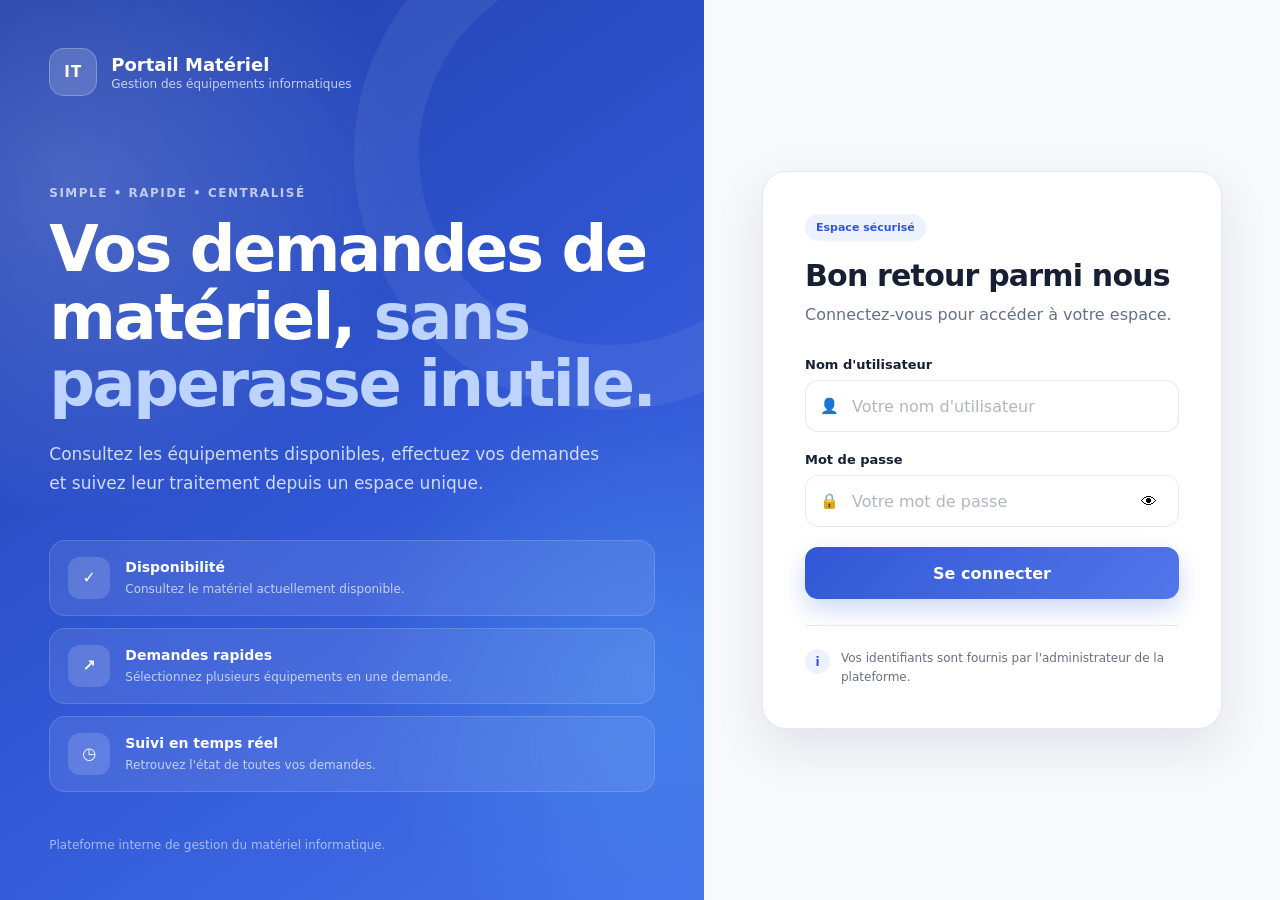
<file: frontend/index.html>
<!DOCTYPE html>
<html lang="fr">

<head>

    <meta charset="UTF-8">

    <meta
        name="viewport"
        content="width=device-width, initial-scale=1.0"
    >

    <title>
        Portail Matériel
    </title>

</head>

<body>

    <script>

        const token = sessionStorage.getItem(
            "access_token"
        );

        if (token) {
            window.location.href = (
                "dashboard.html"
            );
        } else {
            window.location.href = (
                "login.html"
            );
        }

    </script>

</body>

</html>
</file>
<file: frontend/css/style.css>
:root {
    --primary: #3157d5;
    --primary-dark: #243fa3;
    --primary-light: #eef2ff;

    --success: #16835d;
    --success-light: #eaf8f2;

    --danger: #c43b4d;
    --danger-light: #fff0f2;

    --warning: #b7791f;
    --warning-light: #fff8e8;

    --text-main: #172033;
    --text-soft: #667085;
    --text-light: #98a2b3;

    --surface: #ffffff;
    --surface-soft: #f7f8fc;

    --border: #e5e8f0;

    --shadow:
        0 18px 50px
        rgba(20, 34, 66, 0.10);

    --radius: 20px;
}


* {
    margin: 0;
    padding: 0;
    box-sizing: border-box;
}


html {
    font-family:
        Inter,
        system-ui,
        -apple-system,
        BlinkMacSystemFont,
        "Segoe UI",
        sans-serif;
}


body {
    color: var(--text-main);
    background: var(--surface-soft);
}


button,
input,
select {
    font: inherit;
}


button {
    cursor: pointer;
}


.hidden {
    display: none !important;
}


/* ============================= */
/* AUTHENTIFICATION              */
/* ============================= */

.auth-body {
    min-height: 100vh;
}


.auth-layout {
    min-height: 100vh;

    display: grid;

    grid-template-columns:
        minmax(420px, 1.1fr)
        minmax(400px, 0.9fr);
}


.auth-presentation {
    position: relative;

    overflow: hidden;

    padding: 48px 7%;

    display: flex;
    flex-direction: column;
    justify-content: space-between;

    color: white;

    background:
        radial-gradient(
            circle at 10% 20%,
            rgba(255,255,255,0.17),
            transparent 35%
        ),
        radial-gradient(
            circle at 90% 75%,
            rgba(93,211,255,0.20),
            transparent 30%
        ),
        linear-gradient(
            145deg,
            #203fa9,
            #3157d5 55%,
            #4473eb
        );
}


.auth-presentation::after {
    content: "";

    position: absolute;

    width: 380px;
    height: 380px;

    right: -160px;
    top: -100px;

    border-radius: 50%;

    border:
        65px solid
        rgba(255,255,255,0.06);
}


.brand {
    display: flex;
    align-items: center;
    gap: 14px;

    position: relative;
    z-index: 2;
}


.brand-logo {
    width: 48px;
    height: 48px;

    display: grid;
    place-items: center;

    border-radius: 15px;

    font-size: 15px;
    font-weight: 800;
    letter-spacing: 1px;

    background:
        rgba(255,255,255,0.16);

    border:
        1px solid
        rgba(255,255,255,0.25);

    backdrop-filter: blur(8px);
}


.brand-logo.small {
    width: 40px;
    height: 40px;

    flex: 0 0 40px;

    border-radius: 12px;

    background:
        linear-gradient(
            135deg,
            var(--primary),
            #6384f4
        );

    color: white;
}


.brand-name {
    font-weight: 750;
    font-size: 18px;
}


.brand-subtitle {
    margin-top: 2px;

    font-size: 12px;

    color:
        rgba(255,255,255,0.72);
}


.presentation-content {
    position: relative;
    z-index: 2;

    max-width: 650px;

    margin:
        70px 0
        30px;
}


.eyebrow {
    display: inline-block;

    margin-bottom: 16px;

    font-size: 12px;
    font-weight: 800;
    letter-spacing: 1.5px;
}


.auth-presentation .eyebrow {
    color:
        rgba(255,255,255,0.68);
}


.presentation-content h1 {
    max-width: 620px;

    font-size:
        clamp(
            38px,
            5vw,
            64px
        );

    line-height: 1.05;

    letter-spacing: -2.5px;
}


.presentation-content h1 span {
    color: #bcd4ff;
}


.presentation-content > p {
    max-width: 570px;

    margin-top: 22px;

    font-size: 17px;
    line-height: 1.7;

    color:
        rgba(255,255,255,0.78);
}


.feature-grid {
    display: grid;
    gap: 12px;

    margin-top: 42px;
}


.feature-card {
    display: flex;
    align-items: center;
    gap: 15px;

    padding: 16px 18px;

    border-radius: 16px;

    background:
        rgba(255,255,255,0.09);

    border:
        1px solid
        rgba(255,255,255,0.14);

    backdrop-filter: blur(7px);
}


.feature-icon {
    width: 42px;
    height: 42px;

    flex: 0 0 42px;

    display: grid;
    place-items: center;

    border-radius: 12px;

    font-weight: 800;

    background:
        rgba(255,255,255,0.15);
}


.feature-card strong {
    display: block;

    margin-bottom: 3px;

    font-size: 14px;
}


.feature-card span {
    font-size: 12px;

    color:
        rgba(255,255,255,0.69);
}


.presentation-footer {
    position: relative;
    z-index: 2;

    font-size: 12px;

    color:
        rgba(255,255,255,0.57);
}


.auth-form-section {
    padding: 40px;

    display: grid;
    place-items: center;

    background: #f8f9fc;
}


.login-card {
    width: 100%;
    max-width: 460px;

    padding: 42px;

    border-radius: 24px;

    background: var(--surface);

    border: 1px solid var(--border);

    box-shadow: var(--shadow);
}


.login-badge {
    display: inline-block;

    margin-bottom: 17px;

    padding: 7px 11px;

    border-radius: 99px;

    font-size: 11px;
    font-weight: 750;

    color: var(--primary);

    background: var(--primary-light);
}


.login-header h2 {
    font-size: 30px;

    letter-spacing: -0.8px;
}


.login-header p {
    margin-top: 9px;

    color: var(--text-soft);

    line-height: 1.6;
}


.login-form {
    margin-top: 30px;
}


.form-group {
    margin-bottom: 20px;
}


.form-group label {
    display: block;

    margin-bottom: 8px;

    font-size: 13px;
    font-weight: 650;
}


.input-wrapper {
    position: relative;
}


.input-icon {
    position: absolute;

    left: 15px;
    top: 50%;

    transform:
        translateY(-50%);

    font-size: 15px;
}


.input-wrapper input {
    width: 100%;
    height: 52px;

    padding:
        0 48px
        0 46px;

    border:
        1px solid
        var(--border);

    border-radius: 13px;

    outline: none;

    color: var(--text-main);

    background: #fff;

    transition:
        border-color 0.2s,
        box-shadow 0.2s;
}


.input-wrapper input:focus {
    border-color: var(--primary);

    box-shadow:
        0 0 0 4px
        rgba(49,87,213,0.10);
}


.input-wrapper input::placeholder {
    color: #b0b6c2;
}


.password-toggle {
    position: absolute;

    right: 13px;
    top: 50%;

    transform:
        translateY(-50%);

    width: 34px;
    height: 34px;

    border: none;

    border-radius: 9px;

    background: transparent;
}


.password-toggle:hover {
    background:
        var(--surface-soft);
}


.primary-button {
    width: 100%;
    min-height: 52px;

    margin-top: 4px;

    padding: 0 18px;

    display: flex;
    align-items: center;
    justify-content: center;
    gap: 11px;

    border: none;
    border-radius: 13px;

    color: white;

    font-weight: 700;

    background:
        linear-gradient(
            135deg,
            var(--primary),
            #5277ea
        );

    box-shadow:
        0 10px 25px
        rgba(49,87,213,0.23);

    transition:
        transform 0.15s,
        box-shadow 0.15s;
}


.primary-button:hover:not(:disabled) {
    transform:
        translateY(-1px);

    box-shadow:
        0 14px 30px
        rgba(49,87,213,0.30);
}


.primary-button:disabled {
    opacity: 0.65;
    cursor: wait;
}


.spinner {
    width: 17px;
    height: 17px;

    border:
        2px solid
        rgba(255,255,255,0.45);

    border-top-color: white;

    border-radius: 50%;

    animation:
        spin 0.7s linear infinite;
}


@keyframes spin {
    to {
        transform: rotate(360deg);
    }
}


.message {
    margin-top: 22px;

    padding: 13px 15px;

    border-radius: 12px;

    font-size: 13px;
    line-height: 1.5;
}


.message-error {
    color: var(--danger);

    background:
        var(--danger-light);

    border:
        1px solid
        rgba(196,59,77,0.16);
}


.message-success {
    color: var(--success);

    background:
        var(--success-light);

    border:
        1px solid
        rgba(22,131,93,0.14);
}


.login-help {
    margin-top: 26px;

    padding-top: 23px;

    display: flex;
    gap: 11px;

    border-top:
        1px solid
        var(--border);
}


.help-icon {
    width: 25px;
    height: 25px;

    flex: 0 0 25px;

    display: grid;
    place-items: center;

    border-radius: 50%;

    color: var(--primary);

    font-size: 12px;
    font-weight: 800;

    background:
        var(--primary-light);
}


.login-help p {
    color: var(--text-soft);

    font-size: 12px;
    line-height: 1.55;
}


/* ============================= */
/* DASHBOARD                     */
/* ============================= */

.dashboard-body {
    min-height: 100vh;

    background:
        #f6f7fb;
}


.topbar {
    min-height: 74px;

    padding:
        0 max(5%, 28px);

    display: flex;
    align-items: center;
    justify-content: space-between;

    background: white;

    border-bottom:
        1px solid
        var(--border);

    position: sticky;
    top: 0;

    z-index: 50;
}


.dashboard-brand {
    display: flex;
    align-items: center;
    gap: 12px;

    color: var(--text-main);

    text-decoration: none;
}


.dashboard-brand > div:last-child {
    display: flex;
    flex-direction: column;
}


.dashboard-brand strong {
    font-size: 14px;
}


.dashboard-brand span {
    margin-top: 2px;

    color: var(--text-soft);

    font-size: 11px;
}


.user-menu {
    display: flex;
    align-items: center;
    gap: 12px;
}


.user-avatar {
    width: 39px;
    height: 39px;

    display: grid;
    place-items: center;

    border-radius: 50%;

    color: white;

    font-size: 14px;
    font-weight: 800;

    background:
        linear-gradient(
            135deg,
            var(--primary),
            #708df0
        );
}


.user-info {
    display: flex;
    flex-direction: column;
}


.user-info strong {
    font-size: 13px;
}


.user-info span {
    margin-top: 2px;

    font-size: 11px;

    color: var(--text-soft);
}


.logout-button {
    margin-left: 8px;

    padding:
        9px 13px;

    border:
        1px solid
        var(--border);

    border-radius: 10px;

    color: var(--text-soft);

    background: white;
}


.logout-button:hover {
    color: var(--danger);

    background:
        var(--danger-light);

    border-color:
        rgba(196,59,77,0.15);
}


.dashboard-container {
    width:
        min(
            1280px,
            calc(100% - 40px)
        );

    margin:
        38px auto
        70px;
}


.dashboard-hero {
    min-height: 270px;

    padding: 46px;

    display: flex;
    align-items: center;
    justify-content: space-between;

    position: relative;
    overflow: hidden;

    border-radius: 28px;

    color: white;

    background:
        radial-gradient(
            circle at 85% 20%,
            rgba(255,255,255,0.16),
            transparent 28%
        ),
        linear-gradient(
            135deg,
            #203fa9,
            #3d65de
        );

    box-shadow:
        0 18px 45px
        rgba(38,72,170,0.17);
}


.hero-content {
    position: relative;
    z-index: 2;

    max-width: 680px;
}


.dashboard-hero .eyebrow {
    color:
        rgba(255,255,255,0.63);
}


.dashboard-hero h1 {
    font-size:
        clamp(
            31px,
            4vw,
            46px
        );

    letter-spacing: -1.5px;
}


.dashboard-hero h1 span {
    color: #c8d7ff;
}


.dashboard-hero p {
    max-width: 570px;

    margin-top: 14px;

    color:
        rgba(255,255,255,0.76);

    line-height: 1.65;
}


.hero-stats {
    display: flex;
    gap: 12px;

    margin-top: 28px;
}


.hero-stat {
    min-width: 150px;

    padding:
        13px 16px;

    border-radius: 14px;

    background:
        rgba(255,255,255,0.10);

    border:
        1px solid
        rgba(255,255,255,0.13);
}


.hero-stat strong {
    display: block;

    font-size: 22px;
}


.hero-stat span {
    display: block;

    margin-top: 2px;

    color:
        rgba(255,255,255,0.70);

    font-size: 11px;
}


.hero-decoration {
    width: 230px;
    height: 190px;

    display: grid;
    place-items: center;

    position: relative;

    font-size: 78px;
}


.decoration-circle {
    position: absolute;

    border-radius: 50%;

    border:
        1px solid
        rgba(255,255,255,0.16);
}


.circle-one {
    width: 190px;
    height: 190px;
}


.circle-two {
    width: 130px;
    height: 130px;
}


/* ============================= */
/* CATALOGUE                     */
/* ============================= */

.catalogue-layout {
    margin-top: 30px;

    display: grid;

    grid-template-columns:
        minmax(0, 1fr)
        350px;

    gap: 24px;

    align-items: start;
}


.catalogue-section {
    min-width: 0;
}


.section-heading {
    display: flex;
    justify-content: space-between;
    gap: 20px;

    margin-bottom: 22px;
}


.section-kicker {
    display: block;

    margin-bottom: 7px;

    color: var(--primary);

    font-size: 11px;
    font-weight: 800;
    letter-spacing: 1.3px;
}


.section-heading h2,
.selection-header h2,
.admin-banner h2 {
    font-size: 24px;

    letter-spacing: -0.7px;
}


.section-heading p {
    max-width: 620px;

    margin-top: 8px;

    color: var(--text-soft);

    line-height: 1.55;

    font-size: 14px;
}


.catalogue-toolbar {
    padding: 16px;

    display: grid;

    grid-template-columns:
        minmax(0, 1fr)
        240px;

    gap: 12px;

    border-radius: 17px;

    background: white;

    border:
        1px solid
        var(--border);
}


.search-box {
    position: relative;
}


.search-icon {
    position: absolute;

    left: 15px;
    top: 50%;

    transform:
        translateY(-50%);

    font-size: 14px;
}


.search-box input,
.filter-box select {
    width: 100%;
    height: 46px;

    border:
        1px solid
        var(--border);

    border-radius: 11px;

    outline: none;

    background: white;

    color: var(--text-main);
}


.search-box input {
    padding:
        0 15px
        0 43px;
}


.filter-box select {
    padding:
        0 13px;
}


.search-box input:focus,
.filter-box select:focus {
    border-color: var(--primary);

    box-shadow:
        0 0 0 3px
        rgba(49,87,213,0.08);
}


.catalogue-meta {
    margin:
        14px 2px
        16px;

    color: var(--text-soft);

    font-size: 12px;
}


.materiels-grid {
    display: grid;

    grid-template-columns:
        repeat(
            2,
            minmax(0, 1fr)
        );

    gap: 18px;
}


.materiel-card {
    overflow: hidden;

    border-radius: 20px;

    background: white;

    border:
        1px solid
        var(--border);

    box-shadow:
        0 8px 24px
        rgba(34,48,85,0.05);

    transition:
        transform 0.2s,
        box-shadow 0.2s,
        border-color 0.2s;
}


.materiel-card:hover {
    transform:
        translateY(-3px);

    border-color:
        rgba(49,87,213,0.20);

    box-shadow:
        0 16px 36px
        rgba(34,48,85,0.09);
}


.materiel-image-container {
    height: 190px;

    position: relative;

    overflow: hidden;

    background:
        linear-gradient(
            135deg,
            #f0f3fa,
            #e6eaf5
        );
}


.materiel-image {
    width: 100%;
    height: 100%;

    object-fit: cover;

    transition:
        transform 0.3s;
}


.materiel-card:hover
.materiel-image {
    transform:
        scale(1.025);
}


.materiel-image-placeholder {
    width: 100%;
    height: 100%;

    display: grid;
    place-items: center;

    font-size: 58px;
}


.stock-badge {
    position: absolute;

    right: 12px;
    top: 12px;

    padding:
        7px 10px;

    border-radius: 99px;

    color: var(--success);

    font-size: 10px;
    font-weight: 800;

    background:
        rgba(255,255,255,0.93);

    box-shadow:
        0 5px 15px
        rgba(0,0,0,0.07);
}


.materiel-content {
    padding: 20px;
}


.materiel-category {
    display: inline-block;

    margin-bottom: 8px;

    padding:
        5px 8px;

    border-radius: 8px;

    color: var(--primary);

    background: var(--primary-light);

    font-size: 9px;
    font-weight: 800;
    letter-spacing: 0.7px;

    text-transform: uppercase;
}


.materiel-content h3 {
    font-size: 18px;

    letter-spacing: -0.3px;
}


.materiel-description {
    min-height: 42px;

    margin-top: 8px;

    color: var(--text-soft);

    font-size: 12px;
    line-height: 1.55;

    display: -webkit-box;
    -webkit-line-clamp: 2;
    -webkit-box-orient: vertical;

    overflow: hidden;
}


.materiel-request-zone {
    margin-top: 20px;

    display: flex;
    align-items: center;
    justify-content: space-between;
}


.quantity-label {
    color: var(--text-soft);

    font-size: 12px;
    font-weight: 600;
}


.quantity-control {
    display: flex;
    align-items: center;

    border:
        1px solid
        var(--border);

    border-radius: 10px;

    overflow: hidden;
}


.quantity-control.small {
    border-radius: 9px;
}


.quantity-button {
    width: 34px;
    height: 34px;

    border: none;

    display: grid;
    place-items: center;

    color: var(--text-main);

    font-size: 17px;

    background:
        var(--surface-soft);
}


.quantity-button:hover {
    color: var(--primary);

    background:
        var(--primary-light);
}


.quantity-value {
    min-width: 38px;

    padding: 0 5px;

    text-align: center;

    font-size: 12px;
    font-weight: 750;
}


.add-request-button {
    width: 100%;
    min-height: 43px;

    margin-top: 17px;

    border:
        1px solid
        rgba(49,87,213,0.19);

    border-radius: 11px;

    color: var(--primary);

    font-weight: 700;

    background: var(--primary-light);

    transition:
        background 0.15s,
        color 0.15s,
        transform 0.15s;
}


.add-request-button:hover {
    transform:
        translateY(-1px);

    color: white;

    background: var(--primary);
}


.add-request-button.selected {
    color: var(--success);

    border-color:
        rgba(22,131,93,0.20);

    background:
        var(--success-light);
}


.catalogue-loading {
    min-height: 300px;

    display: flex;
    flex-direction: column;
    align-items: center;
    justify-content: center;

    gap: 14px;

    color: var(--text-soft);
}


.large-spinner {
    width: 35px;
    height: 35px;

    border:
        3px solid
        var(--border);

    border-top-color:
        var(--primary);

    border-radius: 50%;

    animation:
        spin 0.8s linear infinite;
}


.catalogue-loading p {
    font-size: 13px;
}


.catalogue-empty {
    min-height: 310px;

    padding: 35px;

    display: flex;
    flex-direction: column;
    align-items: center;
    justify-content: center;

    text-align: center;

    border-radius: 18px;

    background: white;

    border:
        1px dashed
        #d7dbe6;
}


.empty-icon {
    margin-bottom: 14px;

    font-size: 45px;
}


.catalogue-empty h3 {
    font-size: 18px;
}


.catalogue-empty p {
    max-width: 330px;

    margin-top: 7px;

    color: var(--text-soft);

    font-size: 13px;
    line-height: 1.5;
}


/* ============================= */
/* SELECTION                     */
/* ============================= */

.selection-panel {
    position: sticky;

    top: 98px;

    padding: 22px;

    border-radius: 21px;

    background: white;

    border:
        1px solid
        var(--border);

    box-shadow:
        0 10px 32px
        rgba(34,48,85,0.06);
}


.selection-header {
    display: flex;
    align-items: center;
    justify-content: space-between;

    padding-bottom: 18px;

    border-bottom:
        1px solid
        var(--border);
}


.selection-header h2 {
    font-size: 20px;
}


.selection-badge {
    min-width: 32px;
    height: 32px;

    padding: 0 9px;

    display: grid;
    place-items: center;

    border-radius: 99px;

    color: white;

    background: var(--primary);

    font-size: 12px;
    font-weight: 800;
}


.selection-empty {
    padding:
        42px 15px
        35px;

    text-align: center;
}


.selection-empty-icon {
    margin-bottom: 12px;

    font-size: 38px;
}


.selection-empty strong {
    display: block;

    font-size: 14px;
}


.selection-empty p {
    margin-top: 7px;

    color: var(--text-soft);

    font-size: 12px;
    line-height: 1.5;
}


.selection-list {
    display: grid;
    gap: 12px;

    margin-top: 16px;

    max-height: 470px;

    overflow-y: auto;

    padding-right: 2px;
}


.selection-item {
    padding: 13px;

    border-radius: 14px;

    border:
        1px solid
        var(--border);

    background:
        #fbfcff;
}


.selection-item-top {
    display: flex;
    align-items: center;
    gap: 10px;
}


.selection-item-image {
    width: 48px;
    height: 48px;

    flex: 0 0 48px;

    overflow: hidden;

    border-radius: 11px;

    background:
        #edf0f7;
}


.selection-item-image img {
    width: 100%;
    height: 100%;

    object-fit: cover;
}


.selection-image-placeholder {
    width: 100%;
    height: 100%;

    display: grid;
    place-items: center;

    font-size: 22px;
}


.selection-item-info {
    min-width: 0;

    flex: 1;

    display: flex;
    flex-direction: column;
}


.selection-item-info strong {
    overflow: hidden;

    font-size: 12px;

    white-space: nowrap;

    text-overflow: ellipsis;
}


.selection-item-info span {
    margin-top: 3px;

    color: var(--text-soft);

    font-size: 10px;
}


.remove-selection-button {
    width: 27px;
    height: 27px;

    flex: 0 0 27px;

    display: grid;
    place-items: center;

    border: none;

    border-radius: 8px;

    color: var(--text-soft);

    background: transparent;

    font-size: 19px;
}


.remove-selection-button:hover {
    color: var(--danger);

    background:
        var(--danger-light);
}


.selection-item-bottom {
    margin-top: 12px;

    padding-top: 11px;

    display: flex;
    align-items: center;
    justify-content: space-between;

    border-top:
        1px solid
        var(--border);
}


.selection-item-bottom > span {
    color: var(--text-soft);

    font-size: 10px;
}


.selection-summary {
    margin-top: 18px;

    padding-top: 17px;

    border-top:
        1px solid
        var(--border);
}


.summary-line {
    display: flex;
    align-items: center;
    justify-content: space-between;

    margin-bottom: 9px;

    color: var(--text-soft);

    font-size: 12px;
}


.summary-line strong {
    color: var(--text-main);
}


.request-button {
    margin-top: 16px;
}


/* ============================= */
/* ADMIN                         */
/* ============================= */

.admin-section {
    margin-top: 28px;
}


.admin-banner {
    padding: 24px;

    display: flex;
    align-items: center;
    gap: 18px;

    border-radius: 19px;

    background:
        linear-gradient(
            135deg,
            #ffffff,
            #f4f6ff
        );

    border:
        1px solid
        rgba(49,87,213,0.16);
}


.admin-banner-icon {
    width: 60px;
    height: 60px;

    flex: 0 0 60px;

    display: grid;
    place-items: center;

    border-radius: 17px;

    font-size: 28px;

    background:
        var(--primary-light);
}


.admin-banner h2 {
    font-size: 18px;
}


.admin-banner p {
    margin-top: 5px;

    color: var(--text-soft);

    font-size: 12px;
    line-height: 1.5;
}


/* ============================= */
/* TOAST                         */
/* ============================= */

.toast {
    position: fixed;

    right: 24px;
    bottom: 24px;

    z-index: 200;

    max-width: 360px;

    padding:
        14px 17px;

    border-radius: 13px;

    color: white;

    font-size: 13px;
    font-weight: 600;

    opacity: 0;

    transform:
        translateY(12px);

    transition:
        opacity 0.25s,
        transform 0.25s;

    box-shadow:
        0 15px 38px
        rgba(24,32,55,0.22);
}


.toast-visible {
    opacity: 1;

    transform:
        translateY(0);
}


.toast-success {
    background: #16835d;
}


.toast-error {
    background: #bd3a4b;
}


/* ============================= */
/* RESPONSIVE                    */
/* ============================= */

@media (
    max-width: 1050px
) {

    .catalogue-layout {
        grid-template-columns: 1fr;
    }


    .selection-panel {
        position: static;
    }


    .selection-list {
        max-height: none;
    }

}


@media (
    max-width: 900px
) {

    .auth-layout {
        grid-template-columns: 1fr;
    }


    .auth-presentation {
        min-height: auto;

        padding:
            35px 6%
            45px;
    }


    .presentation-content {
        margin:
            60px 0
            25px;
    }


    .presentation-footer {
        display: none;
    }


    .auth-form-section {
        padding:
            45px 20px;
    }


    .hero-decoration {
        display: none;
    }

}


@media (
    max-width: 720px
) {

    .materiels-grid {
        grid-template-columns: 1fr;
    }


    .catalogue-toolbar {
        grid-template-columns: 1fr;
    }


    .dashboard-hero {
        padding:
            35px 28px;
    }


    .hero-stats {
        flex-wrap: wrap;
    }

}


@media (
    max-width: 620px
) {

    .auth-presentation {
        padding:
            28px 22px
            35px;
    }


    .presentation-content {
        margin:
            45px 0
            10px;
    }


    .presentation-content h1 {
        font-size: 38px;

        letter-spacing: -1.7px;
    }


    .feature-grid {
        margin-top: 32px;
    }


    .login-card {
        padding:
            31px 23px;
    }


    .topbar {
        padding:
            0 15px;
    }


    .dashboard-brand
    > div:last-child {
        display: none;
    }


    .user-info {
        display: none;
    }


    .logout-button {
        margin-left: 0;

        font-size: 11px;
    }


    .dashboard-container {
        width:
            calc(
                100% - 24px
            );

        margin-top: 18px;
    }


    .dashboard-hero {
        min-height: auto;

        padding:
            29px 23px;

        border-radius: 20px;
    }


    .dashboard-hero h1 {
        font-size: 31px;
    }


    .hero-stats {
        display: grid;

        grid-template-columns:
            1fr 1fr;

        gap: 8px;
    }


    .hero-stat {
        min-width: 0;

        padding:
            11px 12px;
    }


    .hero-stat strong {
        font-size: 19px;
    }


    .section-heading h2 {
        font-size: 21px;
    }


    .catalogue-toolbar {
        padding: 12px;
    }


    .materiel-image-container {
        height: 170px;
    }


    .selection-panel {
        padding: 18px;
    }


    .toast {
        right: 12px;
        left: 12px;
        bottom: 12px;

        max-width: none;
    }


    .admin-banner {
        align-items: flex-start;

        padding: 18px;
    }

}
</file>
<file: frontend/css/navigation.css>
.topbar-left {
    display: flex;
    align-items: center;
    gap: 42px;
}


.main-nav {
    display: flex;
    align-items: center;
    gap: 6px;
}


.nav-link {
    padding: 10px 14px;

    border-radius: 10px;

    color: var(--text-soft);

    text-decoration: none;

    font-size: 13px;
    font-weight: 650;

    transition:
        background 0.2s,
        color 0.2s;
}


.nav-link:hover {
    color: var(--primary);

    background: var(--primary-light);
}


.nav-link.active {
    color: var(--primary);

    background: var(--primary-light);
}


@media (max-width: 850px) {

    .topbar-left {
        gap: 18px;
    }


    .main-nav {
        gap: 2px;
    }


    .nav-link {
        padding: 9px 10px;

        font-size: 12px;
    }
}


@media (max-width: 680px) {

    .topbar {
        flex-wrap: wrap;

        gap: 10px;

        padding-top: 10px;
        padding-bottom: 10px;
    }


    .topbar-left {
        width: 100%;

        justify-content: space-between;
    }


    .main-nav {
        margin-left: auto;
    }


    .nav-link {
        padding: 8px 9px;

        font-size: 11px;
    }


    .user-menu {
        margin-left: auto;
    }
}
</file>
<file: frontend/css/admin.css>
.admin-container {
    width:
        min(
            1240px,
            calc(100% - 40px)
        );

    margin:
        38px auto
        70px;
}


.admin-page-heading h1 {
    font-size:
        clamp(
            30px,
            4vw,
            43px
        );

    letter-spacing: -1.3px;
}


.admin-page-heading p {
    margin-top: 8px;

    color: var(--text-soft);

    line-height: 1.55;
}


.admin-stats {
    margin-top: 30px;

    display: grid;

    grid-template-columns:
        repeat(
            4,
            minmax(0, 1fr)
        );

    gap: 14px;
}


.admin-stat-card {
    padding: 19px;

    display: flex;
    align-items: center;
    gap: 14px;

    border-radius: 17px;

    background: white;

    border:
        1px solid
        var(--border);

    box-shadow:
        0 7px 24px
        rgba(30,42,80,0.04);
}


.admin-stat-icon {
    width: 46px;
    height: 46px;

    flex: 0 0 46px;

    display: grid;
    place-items: center;

    border-radius: 13px;

    font-size: 19px;
    font-weight: 800;
}


.admin-stat-icon.pending {
    color: #a46a0d;

    background: #fff5db;
}


.admin-stat-icon.accepted {
    color: var(--success);

    background: var(--success-light);
}


.admin-stat-icon.refused {
    color: var(--danger);

    background: var(--danger-light);
}


.admin-stat-icon.material {
    color: var(--primary);

    background: var(--primary-light);
}


.admin-stat-card div:last-child {
    display: flex;
    flex-direction: column;
}


.admin-stat-card span {
    color: var(--text-soft);

    font-size: 11px;
}


.admin-stat-card strong {
    margin-top: 3px;

    font-size: 23px;
}


.admin-tabs {
    margin-top: 30px;

    padding: 5px;

    display: inline-flex;
    gap: 4px;

    border-radius: 13px;

    background: #eaedf5;
}


.admin-tab {
    min-width: 130px;

    padding: 10px 17px;

    border: none;

    border-radius: 10px;

    color: var(--text-soft);

    background: transparent;

    font-size: 12px;
    font-weight: 700;
}


.admin-tab.active {
    color: var(--primary);

    background: white;

    box-shadow:
        0 4px 12px
        rgba(30,42,80,0.08);
}


.admin-tab-content {
    margin-top: 18px;
}


.admin-panel-header {
    padding: 19px 21px;

    display: flex;
    align-items: center;
    justify-content: space-between;

    gap: 20px;

    border-radius:
        17px 17px 0 0;

    background: white;

    border:
        1px solid
        var(--border);
}


.admin-panel-header h2 {
    font-size: 18px;
}


.admin-panel-header p {
    margin-top: 4px;

    color: var(--text-soft);

    font-size: 11px;
}


.admin-filter select {
    min-width: 180px;

    height: 41px;

    padding: 0 12px;

    border:
        1px solid
        var(--border);

    border-radius: 10px;

    outline: none;

    color: var(--text-main);

    background: white;
}


.admin-filter select:focus {
    border-color: var(--primary);
}


.admin-demandes-list {
    display: grid;
    gap: 14px;

    margin-top: 14px;
}


.admin-request-card {
    overflow: hidden;

    border-radius: 18px;

    background: white;

    border:
        1px solid
        var(--border);

    box-shadow:
        0 7px 23px
        rgba(30,42,80,0.045);
}


.admin-request-header {
    padding: 18px 20px;

    display: flex;
    align-items: center;
    justify-content: space-between;

    gap: 18px;
}


.admin-request-user {
    display: flex;
    align-items: center;
    gap: 12px;
}


.admin-request-avatar {
    width: 43px;
    height: 43px;

    flex: 0 0 43px;

    display: grid;
    place-items: center;

    border-radius: 50%;

    color: white;

    font-size: 13px;
    font-weight: 800;

    background:
        linear-gradient(
            135deg,
            var(--primary),
            #708df0
        );
}


.admin-request-user > div:last-child {
    display: flex;
    flex-direction: column;
}


.admin-request-number {
    color: var(--primary);

    font-size: 10px;
    font-weight: 800;
}


.admin-request-user strong {
    margin-top: 2px;

    font-size: 13px;
}


.admin-request-user small {
    margin-top: 3px;

    color: var(--text-soft);

    font-size: 10px;
}


.admin-status {
    padding: 7px 10px;

    border-radius: 99px;

    font-size: 10px;
    font-weight: 800;

    text-transform: uppercase;
}


.admin-status-pending {
    color: #a46a0d;

    background: #fff5db;
}


.admin-status-accepted {
    color: var(--success);

    background: var(--success-light);
}


.admin-status-refused {
    color: var(--danger);

    background: var(--danger-light);
}


.admin-request-meta {
    margin:
        0 20px;

    padding:
        13px 0;

    display: flex;
    gap: 35px;

    border-top:
        1px solid
        var(--border);

    border-bottom:
        1px solid
        var(--border);
}


.admin-request-meta div {
    display: flex;
    flex-direction: column;
}


.admin-request-meta span {
    color: var(--text-soft);

    font-size: 9px;
    text-transform: uppercase;
}


.admin-request-meta strong {
    margin-top: 4px;

    font-size: 14px;
}


.admin-request-lines {
    padding:
        15px 20px;

    display: grid;
    gap: 8px;

    background: #fbfcff;
}


.admin-request-line {
    padding: 10px;

    display: flex;
    align-items: center;
    gap: 11px;

    border-radius: 11px;

    background: white;

    border:
        1px solid
        var(--border);
}


.admin-request-line-image {
    width: 44px;
    height: 44px;

    flex: 0 0 44px;

    overflow: hidden;

    border-radius: 9px;

    background:
        var(--surface-soft);
}


.admin-request-line-image img {
    width: 100%;
    height: 100%;

    object-fit: cover;
}


.admin-line-placeholder {
    width: 100%;
    height: 100%;

    display: grid;
    place-items: center;

    font-size: 20px;
}


.admin-request-line-info {
    min-width: 0;

    flex: 1;

    display: flex;
    flex-direction: column;
}


.admin-request-line-info strong {
    overflow: hidden;

    font-size: 12px;

    white-space: nowrap;

    text-overflow: ellipsis;
}


.admin-request-line-info span {
    margin-top: 2px;

    color: var(--text-soft);

    font-size: 9px;
}


.admin-request-line-stock {
    min-width: 58px;

    display: flex;
    flex-direction: column;

    text-align: right;
}


.admin-request-line-stock span {
    color: var(--text-soft);

    font-size: 8px;

    text-transform: uppercase;
}


.admin-request-line-stock strong {
    margin-top: 2px;

    font-size: 13px;
}


.admin-request-actions {
    padding: 15px 20px;

    display: flex;
    justify-content: flex-end;
    gap: 9px;

    border-top:
        1px solid
        var(--border);
}


.admin-action-button {
    min-width: 100px;

    padding: 10px 15px;

    border-radius: 10px;

    font-size: 11px;
    font-weight: 750;
}


.admin-action-button.accept {
    border: none;

    color: white;

    background: var(--success);
}


.admin-action-button.refuse {
    border:
        1px solid
        rgba(196,59,77,0.20);

    color: var(--danger);

    background:
        var(--danger-light);
}


.admin-request-treated {
    padding: 14px 20px;

    color: var(--text-soft);

    border-top:
        1px solid
        var(--border);

    font-size: 10px;
    text-align: right;
}


.admin-loading {
    min-height: 300px;

    display: flex;
    flex-direction: column;
    align-items: center;
    justify-content: center;

    gap: 13px;

    background: white;

    color: var(--text-soft);

    border:
        1px solid
        var(--border);

    border-top: none;

    border-radius:
        0 0 17px 17px;
}


.admin-loading p {
    font-size: 12px;
}


.admin-empty {
    min-height: 280px;

    display: flex;
    flex-direction: column;
    align-items: center;
    justify-content: center;

    text-align: center;

    background: white;

    border-radius: 17px;

    border:
        1px solid
        var(--border);
}


.admin-empty-icon {
    margin-bottom: 12px;

    font-size: 42px;
}


.admin-empty h3 {
    font-size: 17px;
}


.admin-empty p {
    margin-top: 6px;

    color: var(--text-soft);

    font-size: 11px;
}


.admin-material-layout {
    display: grid;

    grid-template-columns:
        minmax(0, 1fr)
        380px;

    gap: 20px;

    align-items: start;
}


.admin-material-list-panel {
    min-width: 0;
}


.admin-materiels-list {
    margin-top: 14px;

    display: grid;

    grid-template-columns:
        repeat(
            2,
            minmax(0, 1fr)
        );

    gap: 12px;
}


.admin-material-card {
    padding: 12px;

    display: flex;
    align-items: center;
    gap: 12px;

    border-radius: 14px;

    background: white;

    border:
        1px solid
        var(--border);

    transition:
        border-color 0.18s,
        box-shadow 0.18s;
}


.admin-material-card.editing {
    border-color: var(--primary);

    box-shadow:
        0 0 0 3px
        rgba(49,87,213,0.09);
}


.admin-material-image {
    width: 66px;
    height: 66px;

    flex: 0 0 66px;

    overflow: hidden;

    border-radius: 11px;

    background:
        var(--surface-soft);
}


.admin-material-image img {
    width: 100%;
    height: 100%;

    object-fit: cover;
}


.admin-material-placeholder {
    width: 100%;
    height: 100%;

    display: grid;
    place-items: center;

    font-size: 28px;
}


.admin-material-info {
    min-width: 0;

    flex: 1;

    display: flex;
    flex-direction: column;
}


.admin-material-info span {
    color: var(--primary);

    font-size: 9px;
    font-weight: 800;

    text-transform: uppercase;
}


.admin-material-info strong {
    margin-top: 4px;

    overflow: hidden;

    font-size: 12px;

    white-space: nowrap;

    text-overflow: ellipsis;
}


.admin-material-info small {
    margin-top: 5px;

    color: var(--text-soft);

    font-size: 10px;
}


.admin-material-edit-button {
    width: 35px;
    height: 35px;

    flex: 0 0 35px;

    display: grid;
    place-items: center;

    border:
        1px solid
        rgba(49,87,213,0.18);

    border-radius: 10px;

    color: var(--primary);

    background: var(--primary-light);

    font-size: 16px;
    font-weight: 800;

    transition:
        color 0.15s,
        background 0.15s,
        transform 0.15s;
}


.admin-material-edit-button:hover {
    color: white;

    background: var(--primary);

    transform:
        translateY(-1px);
}


.admin-material-form-panel {
    position: sticky;

    top: 95px;

    padding: 23px;

    border-radius: 18px;

    background: white;

    border:
        1px solid
        var(--border);

    box-shadow:
        0 10px 28px
        rgba(30,42,80,0.05);
}


.form-panel-heading h2 {
    font-size: 21px;
}


.form-panel-heading p {
    margin-top: 7px;

    color: var(--text-soft);

    font-size: 12px;
    line-height: 1.5;
}


.admin-material-form {
    margin-top: 22px;
}


.admin-form-group {
    margin-bottom: 16px;
}


.admin-form-group label {
    display: block;

    margin-bottom: 7px;

    font-size: 11px;
    font-weight: 700;
}


.admin-form-group input,
.admin-form-group textarea {
    width: 100%;

    padding: 11px 12px;

    border:
        1px solid
        var(--border);

    border-radius: 10px;

    outline: none;

    color: var(--text-main);

    background: white;
}


.admin-form-group input:focus,
.admin-form-group textarea:focus {
    border-color: var(--primary);

    box-shadow:
        0 0 0 3px
        rgba(49,87,213,0.08);
}


.admin-form-group textarea {
    resize: vertical;

    min-height: 95px;
}


.photo-preview-container {
    margin-top: 10px;

    height: 160px;

    overflow: hidden;

    border-radius: 12px;

    background:
        var(--surface-soft);

    border:
        1px solid
        var(--border);
}


.photo-preview-container img {
    width: 100%;
    height: 100%;

    object-fit: cover;
}


.material-form-actions {
    display: grid;
    gap: 9px;
}


.material-form-actions .primary-button {
    margin-top: 4px;
}


.material-cancel-button {
    min-height: 44px;

    padding: 0 16px;

    border:
        1px solid
        var(--border);

    border-radius: 11px;

    color: var(--text-soft);

    background: white;

    font-size: 11px;
    font-weight: 700;
}


.material-cancel-button:hover:not(:disabled) {
    color: var(--primary);

    border-color:
        rgba(49,87,213,0.28);

    background: var(--primary-light);
}


.material-cancel-button:disabled {
    opacity: 0.6;
    cursor: wait;
}


@media (max-width: 1050px) {

    .admin-material-layout {
        grid-template-columns: 1fr;
    }


    .admin-material-form-panel {
        position: static;
    }
}


@media (max-width: 900px) {

    .admin-stats {
        grid-template-columns:
            repeat(
                2,
                1fr
            );
    }
}


@media (max-width: 700px) {

    .admin-container {
        width:
            calc(
                100% - 24px
            );

        margin-top: 24px;
    }


    .admin-stats {
        gap: 9px;
    }


    .admin-stat-card {
        padding: 14px;
    }


    .admin-stat-icon {
        width: 40px;
        height: 40px;

        flex-basis: 40px;
    }


    .admin-stat-card strong {
        font-size: 19px;
    }


    .admin-panel-header {
        align-items: flex-start;

        flex-direction: column;
    }


    .admin-filter {
        width: 100%;
    }


    .admin-filter select {
        width: 100%;
    }


    .admin-materiels-list {
        grid-template-columns: 1fr;
    }


    .admin-request-header {
        align-items: flex-start;
    }


    .admin-request-line {
        flex-wrap: wrap;
    }
}
</file>
<file: frontend/css/demandes.css>
.demandes-container {
    width:
        min(
            1180px,
            calc(100% - 40px)
        );

    margin:
        38px auto
        70px;
}


.demandes-heading {
    display: flex;
    justify-content: space-between;
    align-items: flex-end;
    gap: 24px;
}


.demandes-heading h1 {
    font-size:
        clamp(
            30px,
            4vw,
            42px
        );

    letter-spacing: -1.4px;
}


.demandes-heading p {
    margin-top: 8px;

    color: var(--text-soft);

    line-height: 1.55;
}


.new-request-link {
    padding: 12px 18px;

    border-radius: 12px;

    color: white;

    text-decoration: none;

    font-size: 13px;
    font-weight: 700;

    background:
        linear-gradient(
            135deg,
            var(--primary),
            #5277ea
        );

    box-shadow:
        0 8px 22px
        rgba(49,87,213,0.20);
}


.new-request-link:hover {
    transform:
        translateY(-1px);
}


.demandes-stats {
    margin-top: 30px;

    display: grid;

    grid-template-columns:
        repeat(
            4,
            minmax(0, 1fr)
        );

    gap: 15px;
}


.demande-stat-card {
    padding: 19px;

    display: flex;
    align-items: center;
    gap: 14px;

    border-radius: 17px;

    background: white;

    border:
        1px solid
        var(--border);

    box-shadow:
        0 7px 22px
        rgba(30,42,80,0.04);
}


.stat-icon {
    width: 46px;
    height: 46px;

    flex: 0 0 46px;

    display: grid;
    place-items: center;

    border-radius: 13px;

    font-size: 19px;
    font-weight: 800;
}


.stat-total {
    color: var(--primary);

    background:
        var(--primary-light);
}


.stat-pending {
    color: #a56a10;

    background:
        #fff6df;
}


.stat-accepted {
    color: var(--success);

    background:
        var(--success-light);
}


.stat-refused {
    color: var(--danger);

    background:
        var(--danger-light);
}


.demande-stat-card div:last-child {
    display: flex;
    flex-direction: column;
}


.demande-stat-card span {
    color: var(--text-soft);

    font-size: 11px;
}


.demande-stat-card strong {
    margin-top: 3px;

    font-size: 23px;
}


.demandes-content {
    margin-top: 28px;
}


.demandes-toolbar {
    padding:
        20px 22px;

    display: flex;
    justify-content: space-between;
    align-items: center;
    gap: 20px;

    border-radius:
        17px 17px 0 0;

    background: white;

    border:
        1px solid
        var(--border);
}


.demandes-toolbar h2 {
    font-size: 18px;
}


.demandes-toolbar p {
    margin-top: 4px;

    color: var(--text-soft);

    font-size: 11px;
}


.status-filters {
    display: flex;
    align-items: center;
    gap: 5px;

    padding: 4px;

    border-radius: 11px;

    background:
        var(--surface-soft);
}


.status-filter {
    padding:
        8px 11px;

    border: none;

    border-radius: 8px;

    color: var(--text-soft);

    background: transparent;

    font-size: 11px;
    font-weight: 650;
}


.status-filter:hover {
    color: var(--primary);
}


.status-filter.active {
    color: var(--primary);

    background: white;

    box-shadow:
        0 3px 10px
        rgba(30,42,80,0.08);
}


.demandes-list {
    display: grid;
    gap: 14px;

    margin-top: 15px;
}


.demande-card {
    overflow: hidden;

    border-radius: 18px;

    background: white;

    border:
        1px solid
        var(--border);

    box-shadow:
        0 7px 25px
        rgba(30,42,80,0.045);
}


.demande-card-header {
    padding:
        20px 22px;

    display: flex;
    align-items: center;
    justify-content: space-between;

    gap: 20px;
}


.demande-identity {
    display: flex;
    flex-direction: column;
}


.demande-number {
    font-size: 15px;
    font-weight: 750;
}


.demande-date {
    margin-top: 4px;

    color: var(--text-soft);

    font-size: 11px;
}


.request-status {
    padding:
        7px 11px;

    display: inline-flex;
    align-items: center;
    gap: 6px;

    border-radius: 99px;

    font-size: 10px;
    font-weight: 800;

    text-transform: uppercase;

    letter-spacing: 0.5px;
}


.request-status.status-pending {
    color: #a46a0d;

    background:
        #fff5db;
}


.request-status.status-accepted {
    color: var(--success);

    background:
        var(--success-light);
}


.request-status.status-refused {
    color: var(--danger);

    background:
        var(--danger-light);
}


.demande-summary {
    margin:
        0 22px;

    padding:
        16px 0;

    display: grid;

    grid-template-columns:
        repeat(
            3,
            1fr
        );

    border-top:
        1px solid
        var(--border);

    border-bottom:
        1px solid
        var(--border);
}


.demande-summary > div {
    padding:
        0 18px;

    display: flex;
    flex-direction: column;

    border-right:
        1px solid
        var(--border);
}


.demande-summary > div:first-child {
    padding-left: 0;
}


.demande-summary > div:last-child {
    border-right: none;
}


.demande-summary span {
    color: var(--text-soft);

    font-size: 10px;

    text-transform: uppercase;

    letter-spacing: 0.5px;
}


.demande-summary strong {
    margin-top: 5px;

    font-size: 15px;
}


.demande-summary .date-value {
    font-size: 11px;

    line-height: 1.4;
}


.details-toggle {
    width: 100%;

    padding:
        15px 22px;

    display: flex;
    align-items: center;
    justify-content: space-between;

    border: none;

    color: var(--primary);

    background: white;

    font-size: 11px;
    font-weight: 700;
}


.details-toggle:hover {
    background:
        #fafbff;
}


.details-arrow {
    font-size: 15px;
}


.demande-details {
    padding:
        0 22px
        22px;

    background:
        #fbfcff;
}


.request-materials-title {
    padding:
        18px 0
        12px;

    display: flex;
    align-items: center;
    justify-content: space-between;
}


.request-materials-title strong {
    font-size: 12px;
}


.request-materials-title span {
    color: var(--text-soft);

    font-size: 10px;
}


.request-materials-list {
    display: grid;
    gap: 9px;
}


.request-material {
    padding: 11px;

    display: flex;
    align-items: center;
    gap: 12px;

    border-radius: 12px;

    background: white;

    border:
        1px solid
        var(--border);
}


.request-material-image {
    width: 48px;
    height: 48px;

    flex: 0 0 48px;

    overflow: hidden;

    border-radius: 10px;

    background:
        var(--surface-soft);
}


.request-material-image img {
    width: 100%;
    height: 100%;

    object-fit: cover;
}


.request-material-placeholder {
    width: 100%;
    height: 100%;

    display: grid;
    place-items: center;

    font-size: 22px;
}


.request-material-info {
    min-width: 0;

    flex: 1;

    display: flex;
    flex-direction: column;
}


.request-material-info strong {
    overflow: hidden;

    font-size: 12px;

    white-space: nowrap;

    text-overflow: ellipsis;
}


.request-material-info span {
    margin-top: 3px;

    color: var(--text-soft);

    font-size: 10px;
}


.request-material-quantity {
    min-width: 65px;

    display: flex;
    flex-direction: column;

    text-align: right;
}


.request-material-quantity span {
    color: var(--text-soft);

    font-size: 9px;

    text-transform: uppercase;
}


.request-material-quantity strong {
    margin-top: 3px;

    font-size: 14px;
}


.demandes-loading {
    min-height: 330px;

    display: flex;
    flex-direction: column;
    justify-content: center;
    align-items: center;

    gap: 13px;

    background: white;

    border:
        1px solid
        var(--border);

    border-top: none;

    border-radius:
        0 0 17px 17px;

    color: var(--text-soft);
}


.demandes-loading p {
    font-size: 12px;
}


.demandes-empty {
    min-height: 340px;

    padding: 35px;

    display: flex;
    flex-direction: column;
    align-items: center;
    justify-content: center;

    text-align: center;

    background: white;

    border:
        1px solid
        var(--border);

    border-top: none;

    border-radius:
        0 0 17px 17px;
}


.demandes-empty-icon {
    margin-bottom: 13px;

    font-size: 45px;
}


.demandes-empty h3 {
    font-size: 18px;
}


.demandes-empty p {
    max-width: 350px;

    margin-top: 7px;

    color: var(--text-soft);

    font-size: 12px;
    line-height: 1.5;
}


.empty-action {
    margin-top: 18px;

    padding:
        10px 15px;

    border-radius: 10px;

    color: var(--primary);

    text-decoration: none;

    font-size: 11px;
    font-weight: 700;

    background:
        var(--primary-light);
}


@media (max-width: 900px) {

    .demandes-stats {
        grid-template-columns:
            repeat(
                2,
                1fr
            );
    }


    .demandes-toolbar {
        align-items: flex-start;

        flex-direction: column;
    }


    .status-filters {
        width: 100%;

        overflow-x: auto;
    }
}


@media (max-width: 620px) {

    .demandes-container {
        width:
            calc(
                100% - 24px
            );

        margin-top: 25px;
    }


    .demandes-heading {
        align-items: flex-start;

        flex-direction: column;
    }


    .new-request-link {
        width: 100%;

        text-align: center;
    }


    .demandes-stats {
        grid-template-columns:
            1fr 1fr;

        gap: 9px;
    }


    .demande-stat-card {
        padding: 14px;

        gap: 10px;
    }


    .stat-icon {
        width: 39px;
        height: 39px;

        flex-basis: 39px;
    }


    .demande-stat-card strong {
        font-size: 19px;
    }


    .demandes-toolbar {
        padding: 16px;
    }


    .demande-card-header {
        padding:
            17px 16px;

        align-items: flex-start;
    }


    .demande-summary {
        margin:
            0 16px;

        grid-template-columns:
            1fr 1fr;
    }


    .demande-summary > div {
        padding: 10px;

        border-right: none;
    }


    .demande-summary > div:first-child {
        padding-left: 10px;
    }


    .demande-summary > div:last-child {
        grid-column:
            1 / -1;

        border-top:
            1px solid
            var(--border);
    }


    .details-toggle {
        padding:
            14px 16px;
    }


    .demande-details {
        padding:
            0 16px
            16px;
    }
}
</file>
